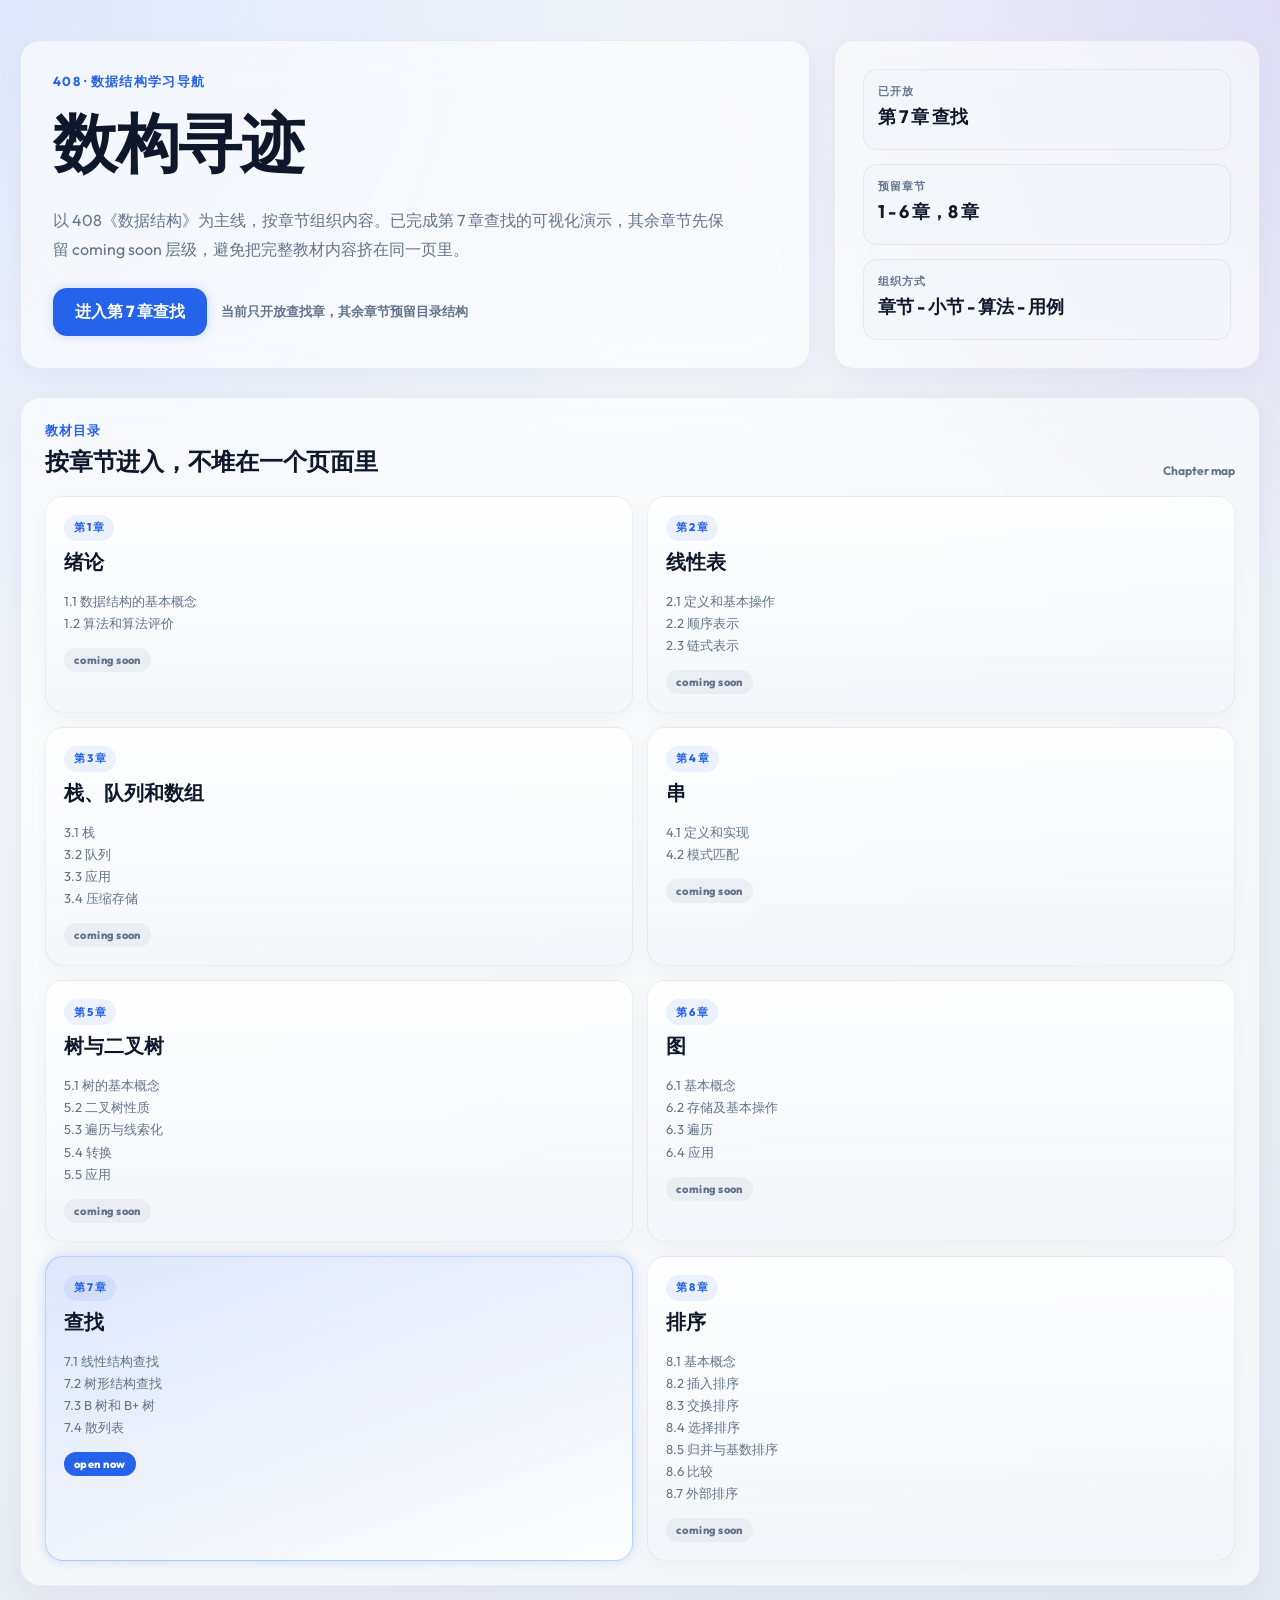
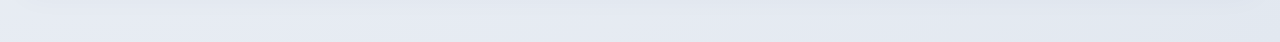
<file: index.html>
<!doctype html>
<html lang="zh-CN">
  <head>
    <meta charset="UTF-8" />
    <meta name="viewport" content="width=device-width, initial-scale=1.0" />
    <title>数构寻迹 · 章节总览</title>
    <link rel="icon" href="./favicon.svg?v=1" type="image/svg+xml" />
    <link rel="stylesheet" href="./css/styles.css?v=8" />
  </head>
  <body class="home-page">
    <main class="home-shell">
      <section class="home-hero">
        <div class="home-hero-copy">
          <p class="eyebrow">408 · 数据结构学习导航</p>
          <h1>数构寻迹</h1>
          <p class="home-lead">
            以 408《数据结构》为主线，按章节组织内容。已完成第 7 章查找的可视化演示，其余章节先保留
            coming soon 层级，避免把完整教材内容挤在同一页里。
          </p>
          <div class="home-actions">
            <a class="home-primary-link" href="./search.html">进入第 7 章查找</a>
            <span class="home-secondary-note">当前只开放查找章，其余章节预留目录结构</span>
          </div>
        </div>
        <aside class="home-summary-card">
          <div>
            <span>已开放</span>
            <strong>第 7 章 查找</strong>
          </div>
          <div>
            <span>预留章节</span>
            <strong>1 - 6 章，8 章</strong>
          </div>
          <div>
            <span>组织方式</span>
            <strong>章节 - 小节 - 算法 - 用例</strong>
          </div>
        </aside>
      </section>

      <section class="home-section">
        <div class="section-heading">
          <div>
            <p>教材目录</p>
            <h2>按章节进入，不堆在一个页面里</h2>
          </div>
          <span>Chapter map</span>
        </div>

        <div class="home-chapter-grid">
          <article class="chapter-tile comingsoon">
            <span class="chapter-tag">第 1 章</span>
            <strong>绪论</strong>
            <p>1.1 数据结构的基本概念<br />1.2 算法和算法评价</p>
            <em>coming soon</em>
          </article>
          <article class="chapter-tile comingsoon">
            <span class="chapter-tag">第 2 章</span>
            <strong>线性表</strong>
            <p>2.1 定义和基本操作<br />2.2 顺序表示<br />2.3 链式表示</p>
            <em>coming soon</em>
          </article>
          <article class="chapter-tile comingsoon">
            <span class="chapter-tag">第 3 章</span>
            <strong>栈、队列和数组</strong>
            <p>3.1 栈<br />3.2 队列<br />3.3 应用<br />3.4 压缩存储</p>
            <em>coming soon</em>
          </article>
          <article class="chapter-tile comingsoon">
            <span class="chapter-tag">第 4 章</span>
            <strong>串</strong>
            <p>4.1 定义和实现<br />4.2 模式匹配</p>
            <em>coming soon</em>
          </article>
          <article class="chapter-tile comingsoon">
            <span class="chapter-tag">第 5 章</span>
            <strong>树与二叉树</strong>
            <p>5.1 树的基本概念<br />5.2 二叉树性质<br />5.3 遍历与线索化<br />5.4 转换<br />5.5 应用</p>
            <em>coming soon</em>
          </article>
          <article class="chapter-tile comingsoon">
            <span class="chapter-tag">第 6 章</span>
            <strong>图</strong>
            <p>6.1 基本概念<br />6.2 存储及基本操作<br />6.3 遍历<br />6.4 应用</p>
            <em>coming soon</em>
          </article>
          <a class="chapter-tile active" href="./search.html">
            <span class="chapter-tag">第 7 章</span>
            <strong>查找</strong>
            <p>7.1 线性结构查找<br />7.2 树形结构查找<br />7.3 B 树和 B+ 树<br />7.4 散列表</p>
            <em>open now</em>
          </a>
          <article class="chapter-tile comingsoon">
            <span class="chapter-tag">第 8 章</span>
            <strong>排序</strong>
            <p>8.1 基本概念<br />8.2 插入排序<br />8.3 交换排序<br />8.4 选择排序<br />8.5 归并与基数排序<br />8.6 比较<br />8.7 外部排序</p>
            <em>coming soon</em>
          </article>
        </div>
      </section>
    </main>
  </body>
</html>
</file>
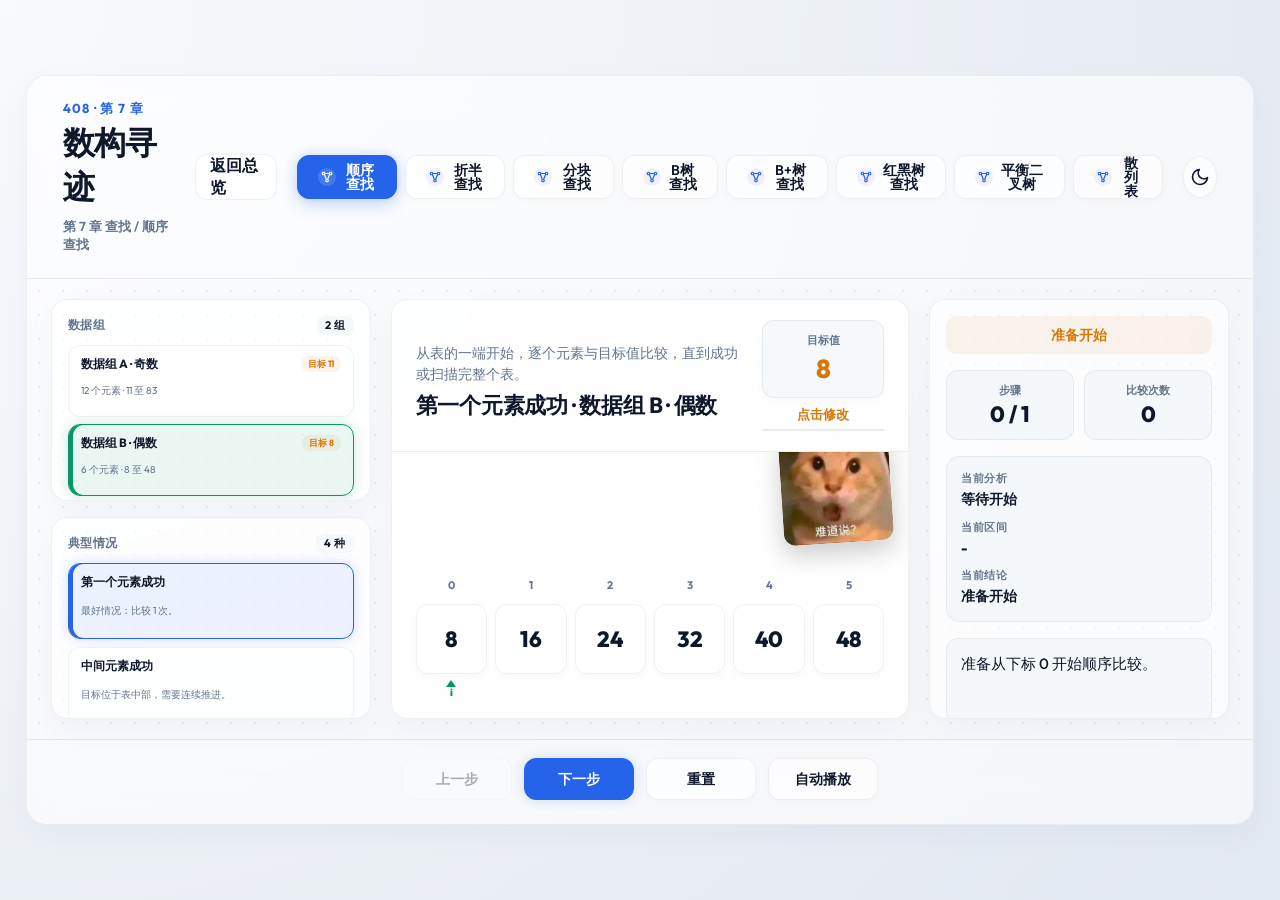
<file: search.html>
<!doctype html>
<html lang="zh-CN">
  <head>
    <meta charset="UTF-8" />
    <meta name="viewport" content="width=device-width, initial-scale=1.0" />
    <title>数构寻迹 · 第 7 章查找</title>
    <link rel="icon" href="./favicon.svg?v=1" type="image/svg+xml" />
    <link rel="stylesheet" href="./css/styles.css?v=8" />
  </head>
  <body>
    <main class="deck-shell">
      <section class="slide" aria-label="查找算法可视化演示">
        <header class="topbar">
          <div>
            <p class="eyebrow">408 · 第 7 章</p>
            <h1>数构寻迹</h1>
            <p id="chapterBreadcrumb" class="chapter-breadcrumb"></p>
          </div>
          <div class="header-actions">
            <a class="home-back-link" href="./index.html">返回总览</a>
            <nav class="algorithm-tabs" id="algorithmTabs" aria-label="选择查找算法"></nav>
            <button type="button" id="themeToggle" class="theme-toggle-btn" aria-label="切换主题" title="切换暗黑模式">
              <svg class="sun-icon" viewBox="0 0 24 24" width="20" height="20" fill="none" stroke="currentColor" stroke-width="2" stroke-linecap="round" stroke-linejoin="round"><circle cx="12" cy="12" r="5"></circle><line x1="12" y1="1" x2="12" y2="3"></line><line x1="12" y1="21" x2="12" y2="23"></line><line x1="4.22" y1="4.22" x2="5.64" y2="5.64"></line><line x1="18.36" y1="18.36" x2="19.78" y2="19.78"></line><line x1="1" y1="12" x2="3" y2="12"></line><line x1="21" y1="12" x2="23" y2="12"></line><line x1="4.22" y1="19.78" x2="5.64" y2="18.36"></line><line x1="18.36" y1="5.64" x2="19.78" y2="4.22"></line></svg>
              <svg class="moon-icon" viewBox="0 0 24 24" width="20" height="20" fill="none" stroke="currentColor" stroke-width="2" stroke-linecap="round" stroke-linejoin="round"><path d="M21 12.79A9 9 0 1 1 11.21 3 7 7 0 0 0 21 12.79z"></path></svg>
            </button>
          </div>
        </header>

        <section class="content-grid">
          <aside class="left-column">
            <section class="catalog-panel">
              <div class="panel-heading">
                <span>数据组</span>
                <strong id="dataSetCount">0</strong>
              </div>
              <div class="dataset-list" id="dataSetList"></div>
            </section>

            <section class="catalog-panel">
              <div class="panel-heading">
                <span>典型情况</span>
                <strong id="caseCount">0</strong>
              </div>
              <div class="case-list" id="caseList"></div>
            </section>
          </aside>

          <section class="visual-panel">
            <div class="visual-head">
              <div>
                <p id="algorithmDescription" class="description"></p>
                <h2 id="caseTitle"></h2>
              </div>
              <div class="target-control-group">
                <div class="target-card">
                  <span id="targetLabel">目标值</span>
                  <strong id="targetValue"></strong>
                </div>
                <label class="target-inline-edit" for="customTargetInput" title="点击修改目标值">
                  <input type="text" id="customTargetInput" placeholder="点击修改" aria-label="自定义目标值" />
                  <span class="target-underline" aria-hidden="true"></span>
                </label>
              </div>
            </div>

            <div class="stage" id="stage">
              <div class="scene-float-layer" id="sceneFloatLayer" aria-hidden="true"></div>
              <div class="index-zone" id="indexZone"></div>
              <div class="array-zone" id="arrayZone"></div>
              <div class="pointer-zone" id="pointerZone"></div>
            </div>
          </section>

          <aside class="explain-panel">
            <div class="status-badge" id="statusBadge">准备开始</div>
            <div class="stats">
              <div>
                <span>步骤</span>
                <strong id="stepProgress">0 / 0</strong>
              </div>
              <div>
                <span>比较次数</span>
                <strong id="compareCount">0</strong>
              </div>
            </div>
            <div class="analysis-card">
              <div class="analysis-row">
                <span>当前分析</span>
                <strong id="currentFocus">等待开始</strong>
              </div>
              <div class="analysis-row">
                <span>当前区间</span>
                <strong id="currentRange">-</strong>
              </div>
              <div class="analysis-row">
                <span>当前结论</span>
                <strong id="currentConclusion">准备开始</strong>
              </div>
            </div>
            <p class="step-text" id="stepText"></p>
            <ol class="history-list" id="historyList"></ol>
          </aside>
        </section>

        <footer class="controls">
          <button type="button" id="prevBtn">上一步</button>
          <button type="button" id="nextBtn" class="primary">下一步</button>
          <button type="button" id="resetBtn">重置</button>
          <button type="button" id="autoBtn">自动播放</button>
        </footer>
      </section>
    </main>

    <script type="module" src="./js/app.js?v=7"></script>
  </body>
</html>
</file>
<file: css/styles.css>
@import url('https://fonts.googleapis.com/css2?family=Outfit:wght@300;400;500;600;700;800&family=Inter:wght@300;400;500;600;700&display=swap');

:root {
  color-scheme: light;
  --ink: #0f172a;
  --muted: #64748b;
  --line: rgba(15, 23, 42, 0.08);
  --panel: rgba(241, 245, 249, 0.6);
  --paper: rgba(255, 255, 255, 0.8);
  
  --blue: #2563eb;
  --blue-soft: rgba(37, 99, 235, 0.08);
  --green: #059669;
  --green-soft: rgba(5, 150, 105, 0.08);
  --red: #dc2626;
  --red-soft: rgba(220, 38, 38, 0.08);
  --amber: #d97706;
  --amber-soft: rgba(217, 119, 6, 0.08);
  --violet: #7c3aed;
  --violet-soft: rgba(124, 58, 237, 0.08);
  
  --bg-gradient: radial-gradient(circle at top left, #f8fafc, #e2e8f0);
  --glass-bg: rgba(255, 255, 255, 0.6);
  --glass-border: rgba(15, 23, 42, 0.06);
  --shadow: 0 10px 30px rgba(31, 38, 135, 0.04);
  
  --glow-blue: 0 0 12px rgba(37, 99, 235, 0.2);
  --glow-green: 0 0 12px rgba(5, 150, 105, 0.2);
  --glow-red: 0 0 12px rgba(220, 38, 38, 0.2);
  --glow-violet: 0 0 12px rgba(124, 58, 237, 0.2);

  font-family: 'Outfit', 'Inter', "PingFang SC", "Microsoft YaHei", sans-serif;
  transition: background-color 0.3s ease;
}

.dark {
  color-scheme: dark;
  --ink: #f8fafc;
  --muted: #94a3b8;
  --line: rgba(255, 255, 255, 0.08);
  --panel: rgba(15, 23, 42, 0.65);
  --paper: rgba(15, 23, 42, 0.7);
  
  --blue: #3b82f6;
  --blue-soft: rgba(59, 130, 246, 0.15);
  --green: #10b981;
  --green-soft: rgba(16, 185, 129, 0.15);
  --red: #ef4444;
  --red-soft: rgba(239, 68, 68, 0.15);
  --amber: #f59e0b;
  --amber-soft: rgba(245, 158, 11, 0.15);
  --violet: #8b5cf6;
  --violet-soft: rgba(139, 92, 246, 0.15);
  
  --bg-gradient: radial-gradient(circle at 30% 20%, #1e293b, #0f172a, #020617);
  --glass-bg: rgba(15, 23, 42, 0.55);
  --glass-border: rgba(255, 255, 255, 0.07);
  --shadow: 0 15px 35px rgba(0, 0, 0, 0.4);
  
  --glow-blue: 0 0 18px rgba(59, 130, 246, 0.5);
  --glow-green: 0 0 18px rgba(16, 185, 129, 0.5);
  --glow-red: 0 0 18px rgba(239, 68, 68, 0.5);
  --glow-violet: 0 0 18px rgba(139, 92, 246, 0.5);
}

* {
  box-sizing: border-box;
}

body {
  margin: 0;
  min-height: 100vh;
  background: var(--bg-gradient);
  color: var(--ink);
  display: flex;
  flex-direction: column;
}

body.home-page {
  background:
    radial-gradient(circle at top left, rgba(37, 99, 235, 0.12), transparent 36%),
    radial-gradient(circle at top right, rgba(124, 58, 237, 0.10), transparent 30%),
    var(--bg-gradient);
}

button {
  font: inherit;
  border: none;
  background: none;
  padding: 0;
}

.deck-shell {
  min-height: 100vh;
  display: grid;
  place-items: center;
  padding: 24px;
  width: 100%;
}

.home-shell {
  width: min(1240px, calc(100vw - 40px));
  margin: 0 auto;
  padding: 40px 0 56px;
  display: grid;
  gap: 28px;
}

.home-hero {
  display: grid;
  grid-template-columns: minmax(0, 1.3fr) minmax(300px, 0.7fr);
  gap: 24px;
  align-items: stretch;
}

.home-hero-copy,
.home-summary-card,
.home-section {
  border: 1px solid var(--glass-border);
  background: var(--glass-bg);
  border-radius: 20px;
  box-shadow: var(--shadow);
  backdrop-filter: blur(20px);
  -webkit-backdrop-filter: blur(20px);
}

.home-hero-copy {
  padding: 32px;
}

.home-hero-copy h1 {
  margin-top: 10px;
  font-size: clamp(40px, 5vw, 64px);
}

.home-lead {
  margin: 18px 0 0;
  max-width: 62ch;
  color: var(--muted);
  font-size: 16px;
  line-height: 1.8;
}

.home-actions {
  margin-top: 24px;
  display: flex;
  flex-wrap: wrap;
  align-items: center;
  gap: 14px;
}

.home-primary-link {
  display: inline-flex;
  align-items: center;
  justify-content: center;
  min-height: 48px;
  padding: 0 22px;
  border-radius: 14px;
  background: var(--blue);
  color: #fff;
  text-decoration: none;
  font-weight: 800;
  box-shadow: var(--glow-blue);
}

.home-secondary-note {
  color: var(--muted);
  font-size: 13px;
  font-weight: 600;
}

.home-summary-card {
  padding: 28px;
  display: grid;
  gap: 14px;
}

.home-summary-card div {
  padding: 14px;
  border-radius: 14px;
  background: var(--panel);
  border: 1px solid var(--glass-border);
}

.home-summary-card span {
  display: block;
  color: var(--muted);
  font-size: 11px;
  font-weight: 700;
  text-transform: uppercase;
  letter-spacing: 0.08em;
}

.home-summary-card strong {
  display: block;
  margin-top: 6px;
  font-size: 18px;
}

.home-section {
  padding: 24px;
}

.section-heading {
  display: flex;
  align-items: end;
  justify-content: space-between;
  gap: 16px;
  margin-bottom: 18px;
}

.section-heading p {
  margin: 0 0 6px;
  color: var(--blue);
  font-size: 13px;
  font-weight: 800;
  letter-spacing: 0.08em;
  text-transform: uppercase;
}

.section-heading h2 {
  margin: 0;
  font-size: 24px;
}

.section-heading span {
  color: var(--muted);
  font-size: 12px;
  font-weight: 700;
}

.home-chapter-grid {
  display: grid;
  grid-template-columns: repeat(2, minmax(0, 1fr));
  gap: 14px;
}

.chapter-tile {
  display: block;
  min-height: 170px;
  padding: 18px;
  border-radius: 18px;
  border: 1px solid var(--glass-border);
  background: linear-gradient(180deg, var(--paper), var(--panel));
  color: inherit;
  text-decoration: none;
  box-shadow: 0 8px 20px rgba(0, 0, 0, 0.03);
}

.chapter-tile strong {
  display: block;
  margin-top: 8px;
  font-size: 20px;
}

.chapter-tile p {
  margin: 14px 0 0;
  color: var(--muted);
  font-size: 13px;
  line-height: 1.7;
}

.chapter-tile em {
  display: inline-flex;
  margin-top: 14px;
  padding: 5px 10px;
  border-radius: 999px;
  font-style: normal;
  font-size: 11px;
  font-weight: 800;
  letter-spacing: 0.04em;
}

.chapter-tile .chapter-tag {
  display: inline-flex;
  align-items: center;
  min-height: 26px;
  padding: 0 10px;
  border-radius: 999px;
  background: var(--blue-soft);
  color: var(--blue);
  font-size: 11px;
  font-weight: 800;
}

.chapter-tile.comingsoon em {
  background: rgba(100, 116, 139, 0.08);
  color: var(--muted);
}

.chapter-tile.active {
  background: linear-gradient(160deg, rgba(37, 99, 235, 0.12), var(--paper));
  border-color: rgba(37, 99, 235, 0.24);
  box-shadow: var(--glow-blue);
}

.chapter-tile.active em {
  background: var(--blue);
  color: #fff;
}

.home-back-link {
  display: inline-flex;
  align-items: center;
  min-height: 42px;
  padding: 0 14px;
  border-radius: 12px;
  border: 1px solid var(--glass-border);
  background: var(--glass-bg);
  color: var(--ink);
  text-decoration: none;
  font-weight: 700;
}

.slide {
  width: min(96vw, 1520px);
  aspect-ratio: 16 / 9;
  min-height: 750px;
  background: var(--glass-bg);
  border: 1px solid var(--glass-border);
  backdrop-filter: blur(20px);
  -webkit-backdrop-filter: blur(20px);
  border-radius: 20px;
  box-shadow: var(--shadow);
  display: grid;
  grid-template-rows: auto 1fr auto;
  overflow: hidden;
  transition: all 0.3s cubic-bezier(0.4, 0, 0.2, 1);
}

/* 顶部栏 */
.topbar {
  display: flex;
  align-items: center;
  justify-content: space-between;
  gap: 24px;
  padding: 24px 36px;
  border-bottom: 1px solid var(--line);
  background: rgba(255, 255, 255, 0.02);
}

.eyebrow {
  margin: 0 0 4px;
  color: var(--blue);
  font-size: 13px;
  font-weight: 700;
  text-transform: uppercase;
  letter-spacing: 0.1em;
}

h1 {
  margin: 0;
  font-size: 32px;
  font-weight: 800;
  letter-spacing: -0.02em;
  background: linear-gradient(135deg, var(--ink) 60%, var(--blue));
  -webkit-background-clip: text;
  -webkit-text-fill-color: transparent;
}

.header-actions {
  display: flex;
  align-items: center;
  gap: 20px;
}

.algorithm-tabs {
  display: flex;
  gap: 8px;
}

.algorithm-tabs button,
.controls button,
.case-button {
  border: 1px solid var(--glass-border);
  background: var(--glass-bg);
  color: var(--ink);
  border-radius: 12px;
  cursor: pointer;
  font-weight: 600;
  transition: all 0.2s cubic-bezier(0.4, 0, 0.2, 1);
  box-shadow: 0 2px 8px rgba(0, 0, 0, 0.02);
}

.algorithm-tabs button {
  min-height: 42px;
  padding: 0 20px;
  font-size: 14px;
  display: inline-flex;
  align-items: center;
  gap: 8px;
}

.algorithm-tabs button:hover,
.controls button:hover,
.case-button:hover,
.dataset-button:hover {
  transform: translateY(-2px);
  border-color: var(--blue);
  box-shadow: 0 4px 12px rgba(37, 99, 235, 0.08);
}

.algorithm-tabs button.active {
  background: var(--blue);
  border-color: var(--blue);
  color: #fff;
  box-shadow: var(--glow-blue), 0 8px 16px rgba(37, 99, 235, 0.15);
}

.algorithm-tab-logo {
  width: 18px;
  height: 18px;
  display: inline-grid;
  place-items: center;
  border-radius: 999px;
  background: linear-gradient(135deg, var(--blue-soft), var(--violet-soft));
  color: var(--blue);
  flex: 0 0 auto;
}

.algorithm-tabs button.active .algorithm-tab-logo {
  background: rgba(255, 255, 255, 0.14);
  color: #fff;
}

.algorithm-tab-label {
  line-height: 1;
}

/* 主题切换按钮 */
.theme-toggle-btn {
  border: 1px solid var(--glass-border);
  background: var(--glass-bg);
  color: var(--ink);
  width: 42px;
  height: 42px;
  border-radius: 50%;
  display: flex;
  align-items: center;
  justify-content: center;
  cursor: pointer;
  transition: all 0.3s cubic-bezier(0.4, 0, 0.2, 1);
  box-shadow: 0 2px 8px rgba(0, 0, 0, 0.02);
}

.theme-toggle-btn:hover {
  transform: rotate(12deg) scale(1.06);
  border-color: var(--blue);
  box-shadow: var(--glow-blue);
  background: var(--blue-soft);
  color: var(--blue);
}

.theme-toggle-btn .sun-icon {
  display: none;
}

.theme-toggle-btn .moon-icon {
  display: block;
}

.dark .theme-toggle-btn .sun-icon {
  display: block;
}

.dark .theme-toggle-btn .moon-icon {
  display: none;
}

/* 核心布局 */
.content-grid {
  min-height: 0;
  display: grid;
  grid-template-columns: 320px minmax(0, 1fr) 300px;
  gap: 20px;
  padding: 20px 24px;
  background: 
    radial-gradient(circle, var(--line) 1.5px, transparent 1.5px);
  background-size: 24px 24px;
}

.left-column {
  min-height: 0;
  display: grid;
  grid-template-rows: minmax(0, var(--left-top-fr, 1fr)) minmax(0, var(--left-bottom-fr, 1fr));
  gap: 16px;
}

.catalog-panel,
.case-panel,
.visual-panel,
.explain-panel {
  min-height: 0;
  border: 1px solid var(--glass-border);
  background: var(--glass-bg);
  border-radius: 16px;
  box-shadow: var(--shadow);
  transition: all 0.3s ease;
}

.catalog-panel,
.case-panel,
.explain-panel {
  padding: 16px;
  display: flex;
  flex-direction: column;
  overflow-y: auto;
}

.chapter-breadcrumb {
  margin: 8px 0 0;
  color: var(--muted);
  font-size: 13px;
  font-weight: 600;
}

.panel-heading {
  display: flex;
  align-items: center;
  justify-content: space-between;
  margin-bottom: 10px;
  color: var(--muted);
  font-size: 12px;
  font-weight: 700;
  letter-spacing: 0.04em;
  text-transform: uppercase;
}

.panel-heading strong {
  color: var(--ink);
  background: var(--panel);
  padding: 2px 8px;
  border-radius: 6px;
  font-size: 11px;
}

.case-list {
  display: grid;
  gap: 8px;
  min-height: 0;
  align-content: start;
}

.chapter-list {
  display: grid;
  gap: 10px;
  overflow-y: auto;
  padding-right: 4px;
}

.chapter-card {
  border: 1px solid var(--glass-border);
  border-radius: 14px;
  background: var(--panel);
  padding: 12px;
}

.chapter-card.active {
  border-color: var(--blue);
  background: var(--blue-soft);
  box-shadow: var(--glow-blue);
}

.chapter-card.comingsoon {
  opacity: 0.9;
}

.chapter-card-head {
  display: flex;
  align-items: flex-start;
  justify-content: space-between;
  gap: 10px;
  margin-bottom: 10px;
}

.chapter-card-head strong {
  display: block;
  font-size: 13px;
  font-weight: 800;
  line-height: 1.3;
}

.chapter-card-head span {
  display: block;
  margin-top: 2px;
  color: var(--muted);
  font-size: 10px;
  line-height: 1.35;
}

.chapter-card-head em {
  padding: 3px 8px;
  border-radius: 999px;
  background: var(--amber-soft);
  color: var(--amber);
  font-size: 9px;
  font-style: normal;
  font-weight: 800;
  white-space: nowrap;
}

.chapter-card.active .chapter-card-head em {
  background: var(--blue);
  color: #fff;
}

.chapter-section-list {
  display: grid;
  gap: 7px;
}

.chapter-section-item {
  border: 1px solid var(--glass-border);
  border-radius: 12px;
  background: var(--glass-bg);
  padding: 8px 10px;
}

.chapter-section-copy strong {
  display: block;
  font-size: 11px;
  font-weight: 800;
  line-height: 1.35;
}

.chapter-section-copy span {
  display: block;
  margin-top: 2px;
  color: var(--muted);
  font-size: 10px;
}

.chapter-section-tags {
  display: flex;
  flex-wrap: wrap;
  gap: 5px;
  margin-top: 6px;
}

.catalog-algorithm-tag,
.catalog-comingsoon {
  display: inline-flex;
  align-items: center;
  min-height: 22px;
  padding: 0 7px;
  border-radius: 999px;
  font-size: 9px;
  font-weight: 800;
  letter-spacing: 0.02em;
  white-space: nowrap;
}

.catalog-algorithm-tag {
  background: var(--green-soft);
  color: var(--green);
  border: 1px solid rgba(5, 150, 105, 0.16);
}

.catalog-comingsoon {
  background: rgba(100, 116, 139, 0.08);
  color: var(--muted);
  border: 1px solid rgba(100, 116, 139, 0.12);
  text-transform: lowercase;
}

.dataset-list {
  display: grid;
  gap: 7px;
  min-height: 0;
  align-content: start;
}

.case-button {
  width: 100%;
  min-height: 76px;
  padding: 10px 12px;
  line-height: 1.35;
  display: grid;
  grid-template-columns: minmax(0, 1fr) auto;
  grid-template-areas:
    "title badge"
    "summary summary";
  column-gap: 8px;
  row-gap: 4px;
  align-items: start;
  justify-items: start;
}

.dataset-button {
  width: 100%;
  min-height: 72px;
  padding: 10px 12px;
  border: 1px solid var(--glass-border);
  border-radius: 12px;
  background: var(--glass-bg);
  color: var(--ink);
  cursor: pointer;
  box-shadow: 0 2px 6px rgba(0, 0, 0, 0.01);
  transition: all 0.2s cubic-bezier(0.4, 0, 0.2, 1);
  line-height: 1.35;
  display: grid;
  grid-template-columns: minmax(0, 1fr) auto;
  grid-template-areas:
    "title badge"
    "summary summary";
  column-gap: 8px;
  row-gap: 4px;
  align-items: start;
  justify-items: start;
}

.case-panel .panel-heading {
  margin-bottom: 0;
}

.case-button strong {
  grid-area: title;
  margin: 0;
  font-size: 12px;
  font-weight: 700;
}

.dataset-button strong {
  grid-area: title;
  margin: 0;
  font-size: 12px;
  font-weight: 700;
}

.case-button span {
  grid-area: summary;
  color: var(--muted);
  font-size: 10px;
  line-height: 1.35;
  font-weight: 400;
}

.dataset-button span {
  grid-area: summary;
  display: block;
  color: var(--muted);
  font-size: 10px;
  line-height: 1.35;
  white-space: normal;
  overflow-wrap: anywhere;
}

.dataset-button em {
  grid-area: badge;
  display: inline-flex;
  justify-self: end;
  align-self: start;
  margin: 0;
  padding: 2px 7px;
  border-radius: 999px;
  background: var(--amber-soft);
  color: var(--amber);
  font-size: 9px;
  font-style: normal;
  font-weight: 700;
}

.case-button.active {
  border-color: var(--blue);
  background: var(--blue-soft);
  box-shadow: var(--glow-blue), inset 4px 0 0 var(--blue);
}

.dataset-button.active {
  border-color: var(--green);
  background: var(--green-soft);
  box-shadow: var(--glow-green), inset 4px 0 0 var(--green);
}

/* 核心演示区 */
.visual-panel {
  display: grid;
  grid-template-rows: auto 1fr;
  overflow: hidden;
  background: var(--paper);
}

.visual-head {
  display: flex;
  justify-content: space-between;
  align-items: center;
  gap: 16px;
  padding: 20px 24px;
  border-bottom: 1px solid var(--line);
  background: rgba(255, 255, 255, 0.01);
}

.description {
  margin-bottom: 6px;
  color: var(--muted);
  font-size: 14px;
  line-height: 1.5;
}

h2 {
  margin: 0;
  font-size: 22px;
  font-weight: 700;
  letter-spacing: -0.01em;
}

.target-control-group {
  display: flex;
  flex-direction: column;
  align-items: center;
  gap: 8px;
}

.target-card {
  min-width: 122px;
  padding: 12px 14px 12px;
  display: flex;
  flex-direction: column;
  align-items: center;
  justify-content: center;
  border: 1px solid var(--glass-border);
  border-radius: 12px;
  background: var(--panel);
  box-shadow: 0 4px 12px rgba(0,0,0,0.02);
}

.target-card span {
  color: var(--muted);
  font-size: 11px;
  font-weight: 700;
  text-transform: uppercase;
  margin-bottom: 4px;
}

.target-card strong {
  font-size: 26px;
  font-weight: 800;
  color: var(--amber);
  text-shadow: var(--glow-amber);
}

.target-inline-edit {
  width: 122px;
  display: flex;
  flex-direction: column;
  align-items: center;
  gap: 4px;
  cursor: text;
}

.target-inline-edit input {
  width: 100%;
  border: none;
  outline: none;
  background: transparent;
  color: var(--ink);
  text-align: center;
  font: inherit;
  font-size: 13px;
  font-weight: 700;
  padding: 0 0 3px;
}

.target-inline-edit input::placeholder {
  color: var(--amber);
  font-weight: 600;
}

.target-underline {
  width: 100%;
  height: 1.5px;
  border-radius: 999px;
  background: var(--line);
  transition: transform 0.2s ease, background 0.2s ease;
}

.target-inline-edit:focus-within .target-underline {
  transform: scaleX(1.05);
  background: var(--blue);
  box-shadow: var(--glow-blue);
}

.target-inline-edit:hover .target-underline {
  background: var(--amber);
}

.stage {
  position: relative;
  min-height: 0;
  padding: 24px;
  display: grid;
  grid-template-rows: minmax(86px, auto) 1fr 76px;
  align-items: center;
  gap: 16px;
}

.scene-float-layer {
  position: absolute;
  inset: 0;
  pointer-events: none;
  overflow: hidden;
  z-index: 1;
}

.scene-mark {
  position: absolute;
  margin: 0;
  padding: 0;
  border-radius: 12px;
  background: transparent;
  border: none;
  box-shadow: none;
  backdrop-filter: none;
  -webkit-backdrop-filter: none;
  animation: floatScene 0.45s ease-out both;
  transform: translate(-50%, -50%) rotate(var(--scene-rotate, 0deg));
}

.scene-mark img {
  display: block;
  width: 100%;
  max-width: 100%;
  border-radius: 12px;
  object-fit: cover;
  box-shadow: 0 10px 25px rgba(0, 0, 0, 0.2);
}

.scene-mark figcaption {
  display: none;
}

.scene-mark {
  z-index: 1;
}

.index-zone,
.array-zone,
.pointer-zone {
  position: relative;
  z-index: 2;
}

@keyframes floatScene {
  from {
    opacity: 0;
    transform: translate(-50%, -50%) scale(0.85) rotate(var(--scene-rotate, 0deg));
  }
  to {
    opacity: 1;
    transform: translate(-50%, -50%) scale(1) rotate(var(--scene-rotate, 0deg));
  }
}

.index-zone,
.array-zone,
.pointer-zone {
  min-width: 0;
}

.index-zone {
  align-self: end;
}

.index-row {
  display: flex;
  gap: 12px;
  justify-content: center;
  flex-wrap: wrap;
}

.index-block {
  width: 130px;
  min-height: 68px;
  border: 1.5px solid var(--glass-border);
  border-radius: 12px;
  background: var(--glass-bg);
  display: flex;
  flex-direction: column;
  justify-content: center;
  align-items: center;
  text-align: center;
  box-shadow: 0 4px 10px rgba(0,0,0,0.02);
  transition: all 0.3s cubic-bezier(0.4, 0, 0.2, 1);
}

.index-block strong {
  display: block;
  font-size: 18px;
  font-weight: 800;
  color: var(--violet);
}

.index-block span {
  color: var(--muted);
  font-size: 11px;
  margin-top: 2px;
}

.index-block.active {
  transform: translateY(-4px);
  border-color: var(--violet);
  background: var(--violet-soft);
  box-shadow: var(--glow-violet), 0 8px 20px rgba(124, 58, 237, 0.15);
}

.index-block.rejected {
  opacity: 0.3;
  transform: scale(0.95);
}

.array-row {
  display: grid;
  grid-template-columns: repeat(var(--item-count), minmax(40px, 1fr));
  gap: 8px;
  align-items: end;
  position: relative;
}

.array-cell-wrap {
  grid-row: 1;
  display: grid;
  grid-template-rows: 20px minmax(70px, auto) 48px;
  gap: 6px;
  justify-items: center;
  min-width: 0;
  position: relative;
  z-index: 1;
}

.selected-block-band {
  grid-row: 1;
  align-self: stretch;
  margin: 22px -6px 42px;
  border: 1.5px dashed var(--violet);
  border-radius: 14px;
  background: var(--violet-soft);
  box-shadow: 0 10px 25px rgba(124, 58, 237, 0.06);
  pointer-events: none;
  z-index: 0;
  animation: selectedBlockGlow 0.3s cubic-bezier(0.4, 0, 0.2, 1);
}

.cell-label {
  min-height: 18px;
  color: var(--muted);
  font-size: 11px;
  font-weight: 700;
}

.array-cell {
  width: 100%;
  min-height: 70px;
  display: grid;
  place-items: center;
  border: 1.5px solid var(--glass-border);
  border-radius: 12px;
  background: var(--glass-bg);
  font-size: 22px;
  font-weight: 800;
  color: var(--ink);
  box-shadow: 0 4px 8px rgba(0, 0, 0, 0.02);
  transition: all 0.3s cubic-bezier(0.4, 0, 0.2, 1);
}

.array-cell.active {
  transform: translateY(-6px) scale(1.05);
  border-color: var(--blue);
  background: var(--blue-soft);
  color: var(--blue);
  box-shadow: var(--glow-blue), 0 12px 24px rgba(37, 99, 235, 0.15);
}

.array-cell.found {
  transform: scale(1.05);
  border-color: var(--green);
  background: var(--green-soft);
  color: var(--green);
  box-shadow: var(--glow-green), 0 12px 24px rgba(5, 150, 105, 0.15);
}

.array-cell.miss {
  border-color: var(--red);
  background: var(--red-soft);
  color: var(--red);
  box-shadow: var(--glow-red);
}

.array-cell.in-range {
  border-color: var(--blue);
  background: var(--blue-soft);
  opacity: 0.95;
}

.array-cell.out-range {
  opacity: 0.3;
  transform: scale(0.96);
}

.array-cell.in-block {
  border-color: var(--violet);
  background: var(--violet-soft);
}

.cell-markers {
  min-height: 48px;
  display: flex;
  flex-direction: column;
  align-items: center;
  justify-content: flex-start;
  gap: 2px;
  width: 100%;
}

.cell-marker {
  display: inline-flex;
  flex-direction: column;
  align-items: center;
  gap: 1px;
  font-size: 10px;
  font-weight: 900;
  line-height: 1;
  animation: pointerDrop 0.25s cubic-bezier(0.2, 0.8, 0.2, 1);
  contain: layout;
}

.cell-marker::before {
  content: "";
  width: 0;
  height: 0;
  border-left: 5px solid transparent;
  border-right: 5px solid transparent;
  border-bottom: 7px solid currentColor;
}

.cell-marker.pointer-low {
  color: var(--blue);
}

.cell-marker.pointer-mid {
  color: var(--violet);
}

.cell-marker.pointer-high {
  color: var(--red);
}

.cell-marker.pointer-scan {
  color: var(--green);
}

/* 霓虹发光指针 */
.dark .cell-marker.pointer-low {
  filter: drop-shadow(0 0 5px var(--blue));
}
.dark .cell-marker.pointer-mid {
  filter: drop-shadow(0 0 5px var(--violet));
}
.dark .cell-marker.pointer-high {
  filter: drop-shadow(0 0 5px var(--red));
}
.dark .cell-marker.pointer-scan {
  filter: drop-shadow(0 0 5px var(--green));
}

.cell-marker.trail {
  animation: trailFade 0.8s ease forwards;
  filter: none !important;
  opacity: 0.3;
}

.cell-marker.trail::before {
  border-left-width: 4px;
  border-right-width: 4px;
  border-bottom-width: 6px;
}

.cell-marker.trail-2 {
  opacity: 0.15;
  transform: scale(0.85);
}

.pointer-zone {
  display: flex;
  align-items: center;
  justify-content: center;
  gap: 12px;
  flex-wrap: wrap;
}

.pointer {
  min-width: 80px;
  padding: 8px 12px;
  border-radius: 10px;
  background: var(--panel);
  border: 1px solid var(--glass-border);
  color: var(--ink);
  text-align: center;
  font-weight: 700;
  font-size: 13px;
  box-shadow: 0 2px 6px rgba(0,0,0,0.01);
  transition: all 0.2s ease;
}

.pointer.pointer-low {
  background: var(--blue-soft);
  border-color: var(--blue);
  color: var(--blue);
  box-shadow: var(--glow-blue);
}

.pointer.pointer-mid {
  background: var(--violet-soft);
  border-color: var(--violet);
  color: var(--violet);
  box-shadow: var(--glow-violet);
}

.pointer.pointer-high {
  background: var(--red-soft);
  border-color: var(--red);
  color: var(--red);
  box-shadow: var(--glow-red);
}

.pointer.pointer-scan {
  background: var(--green-soft);
  border-color: var(--green);
  color: var(--green);
  box-shadow: var(--glow-green);
}

.pointer small {
  display: block;
  margin-top: 2px;
  color: var(--muted);
  font-size: 10px;
  font-weight: 600;
}

/* 解释分析面板 */
.explain-panel {
  display: grid;
  grid-template-rows: auto auto auto auto 1fr;
  gap: 16px;
}

.status-badge {
  min-height: 38px;
  display: grid;
  place-items: center;
  border-radius: 10px;
  background: var(--amber-soft);
  color: var(--amber);
  font-weight: 800;
  font-size: 14px;
  box-shadow: var(--glow-amber);
}

.status-badge.success {
  background: var(--green-soft);
  color: var(--green);
  box-shadow: var(--glow-green);
}

.status-badge.failure {
  background: var(--red-soft);
  color: var(--red);
  box-shadow: var(--glow-red);
}

.stats {
  display: grid;
  grid-template-columns: repeat(2, 1fr);
  gap: 10px;
}

.stats div {
  min-height: 70px;
  display: flex;
  flex-direction: column;
  align-items: center;
  justify-content: center;
  border: 1px solid var(--glass-border);
  border-radius: 12px;
  background: var(--panel);
}

.stats span {
  color: var(--muted);
  font-size: 11px;
  font-weight: 600;
  margin-bottom: 2px;
  text-transform: uppercase;
}

.stats strong {
  font-size: 22px;
  font-weight: 800;
}

.analysis-card {
  display: grid;
  gap: 10px;
  padding: 14px;
  border-radius: 14px;
  background: var(--panel);
  border: 1px solid var(--glass-border);
}

.analysis-row {
  display: flex;
  flex-direction: column;
  gap: 4px;
}

.analysis-row span {
  color: var(--muted);
  font-size: 11px;
  font-weight: 700;
  text-transform: uppercase;
  letter-spacing: 0.05em;
}

.analysis-row strong {
  font-size: 14px;
  font-weight: 800;
  line-height: 1.4;
}

.step-text {
  min-height: 86px;
  margin: 0;
  padding: 14px;
  border-radius: 12px;
  background: var(--panel);
  color: var(--ink);
  font-size: 15px;
  line-height: 1.5;
  font-weight: 500;
  border: 1px solid var(--glass-border);
}

.history-list {
  margin: 0;
  padding-left: 20px;
  overflow-y: auto;
  color: var(--muted);
  font-size: 12px;
  line-height: 1.6;
}

.history-list li {
  margin-bottom: 6px;
}

/* 控制底栏 */
.controls {
  display: flex;
  justify-content: center;
  gap: 12px;
  padding: 18px 36px 24px;
  border-top: 1px solid var(--line);
  background: rgba(255, 255, 255, 0.01);
}

.controls button {
  min-width: 110px;
  min-height: 42px;
  padding: 0 20px;
  font-size: 14px;
}

.controls button.primary {
  background: var(--blue);
  border-color: var(--blue);
  color: #fff;
  box-shadow: var(--glow-blue);
}

.controls button.primary:hover {
  background: #1d4ed8;
  box-shadow: 0 6px 16px rgba(37, 99, 235, 0.25);
}

.controls button:disabled {
  cursor: not-allowed;
  opacity: 0.35;
  transform: none !important;
  box-shadow: none !important;
}

/* 动效 */
@keyframes pointerDrop {
  from {
    opacity: 0;
    transform: translateY(-8px) scale(0.9);
  }
  to {
    opacity: 1;
    transform: translateY(0) scale(1);
  }
}

@keyframes trailFade {
  from {
    opacity: 0.4;
  }
  to {
    opacity: 0.12;
  }
}

@keyframes selectedBlockGlow {
  from {
    opacity: 0;
    transform: scaleX(0.97);
  }
  to {
    opacity: 1;
    transform: scaleX(1);
  }
}

::view-transition-group(pointer-low),
::view-transition-group(pointer-mid),
::view-transition-group(pointer-high),
::view-transition-group(pointer-scan) {
  animation-duration: 380ms;
  animation-timing-function: cubic-bezier(0.2, 0.8, 0.2, 1);
}

/* 响应式适配 */
@media (max-width: 1200px) {
  .home-hero,
  .home-chapter-grid,
  .content-grid {
    grid-template-columns: 1fr;
  }

  .home-shell {
    width: min(1240px, calc(100vw - 24px));
    padding: 12px 0 28px;
  }

  .home-hero-copy,
  .home-summary-card,
  .home-section {
    border-radius: 16px;
  }

  .deck-shell {
    place-items: start;
    padding: 12px;
  }

  .slide {
    width: 100%;
    min-height: 100vh;
    aspect-ratio: auto;
    border-radius: 0;
    border: none;
  }

  .content-grid {
    grid-template-columns: 220px minmax(0, 1fr);
    padding: 14px;
  }

  .left-column {
    grid-template-rows: auto auto;
  }

  .explain-panel {
    grid-column: 1 / -1;
    grid-template-columns: 180px 180px 1fr;
    grid-template-rows: auto auto;
    max-height: 300px;
  }

  .history-list {
    grid-column: 1 / -1;
    max-height: 80px;
  }

  .header-actions {
    flex-wrap: wrap;
    justify-content: flex-end;
  }

  .visual-head,
  .topbar {
    align-items: flex-start;
    flex-direction: column;
  }

  .target-control-group {
    width: 100%;
    justify-content: space-between;
    flex-wrap: wrap;
  }
}

@media (max-width: 900px) {
  .home-shell {
    width: min(1240px, calc(100vw - 16px));
    padding: 8px 0 20px;
    gap: 18px;
  }

  .home-hero-copy,
  .home-summary-card,
  .home-section,
  .slide {
    border-radius: 14px;
  }

  .home-hero-copy {
    padding: 24px;
  }

  .home-summary-card,
  .home-section {
    padding: 18px;
  }

  .topbar,
  .visual-head {
    padding: 18px;
  }

  .content-grid {
    padding: 12px;
    gap: 12px;
  }

  .stage {
    padding: 16px;
  }

  .left-column {
    gap: 12px;
    grid-template-rows: minmax(0, 1fr) minmax(0, 1fr);
  }

  .case-panel,
  .explain-panel,
  .catalog-panel {
    padding: 16px;
  }

  .target-control-group {
    width: 100%;
    flex-wrap: wrap;
    align-items: flex-start;
  }

  .target-inline-edit {
    width: 100%;
  }

  .target-card {
    width: 100%;
    flex: 0 0 auto;
  }

  .controls {
    padding: 14px;
    gap: 8px;
  }

  .controls button {
    flex: 1 1 120px;
  }
}

/* B-Tree & B+ Tree 专属样式 */
.tree-container {
  display: flex;
  flex-direction: column;
  align-items: center;
  gap: 48px;
  position: relative;
  width: 100%;
  padding: 10px 0;
}

.tree-connections-svg {
  position: absolute;
  top: 0;
  left: 0;
  width: 100%;
  height: 100%;
  pointer-events: none;
  z-index: 0;
}

.tree-level {
  display: flex;
  justify-content: center;
  width: 100%;
  z-index: 1;
}

.tree-level.level-0 {
  gap: 0px;
}

.tree-level.level-1 {
  gap: 200px;
}

.tree-level.level-2 {
  gap: 16px;
}

.tree-node {
  border: 1.5px solid var(--glass-border);
  background: var(--glass-bg);
  border-radius: 12px;
  overflow: hidden;
  box-shadow: var(--shadow);
  transition: all 0.3s cubic-bezier(0.4, 0, 0.2, 1);
  display: flex;
  flex-shrink: 0;
  max-width: 100%;
}

.tree-node.active {
  transform: translateY(-4px) scale(1.05);
  border-color: var(--blue);
  box-shadow: var(--glow-blue), 0 8px 24px rgba(37, 99, 235, 0.15);
}

.tree-node.in-path {
  border-color: var(--blue-soft);
  background: var(--blue-soft);
}

.tree-node.found {
  border-color: var(--green);
  box-shadow: var(--glow-green), 0 8px 24px rgba(16, 185, 129, 0.15);
}

.node-keys {
  display: flex;
  width: 100%;
}

.node-key-cell {
  padding: 8px 12px;
  font-size: 16px;
  font-weight: 700;
  border-right: 1.5px solid var(--line);
  color: var(--ink);
  min-width: 32px;
  text-align: center;
  transition: all 0.25s ease;
  flex: 1 1 auto;
}

.node-key-cell:last-child {
  border-right: none;
}

.node-key-cell.comparing {
  background: var(--blue-soft);
  color: var(--blue);
  transform: scale(1.04);
  box-shadow: inset 0 0 8px rgba(37, 99, 235, 0.08);
}

.node-key-cell.matched {
  background: var(--green-soft);
  color: var(--green);
}

.node-key-cell.rejected {
  background: var(--red-soft);
  color: var(--red);
  opacity: 0.6;
}

/* SVG 连接线动效 */
.connection-line {
  transition: stroke 0.3s ease, stroke-width 0.3s ease;
}

.connection-line.active {
  stroke-dasharray: 400;
  stroke-dashoffset: 400;
  animation: drawTreeLine 0.5s cubic-bezier(0.4, 0, 0.2, 1) forwards;
}

.leaf-connection {
  stroke-dasharray: 6 4;
}

@keyframes drawTreeLine {
  to {
    stroke-dashoffset: 0;
  }
}

/* 红黑树 专属样式 */
.rb-node {
  width: 58px;
  height: 58px;
  border-radius: 50%;
  display: flex;
  align-items: center;
  justify-content: center;
  font-size: 18px;
  font-weight: 800;
  border: 2px solid transparent;
  transition: all 0.35s cubic-bezier(0.4, 0, 0.2, 1);
  box-shadow: var(--shadow);
  user-select: none;
  z-index: 1;
}

.rb-node.red {
  background: radial-gradient(circle at 35% 35%, #ef4444 0%, #991b1b 100%);
  border-color: rgba(248, 113, 113, 0.4);
  color: #ffffff;
  box-shadow: 0 4px 14px rgba(239, 68, 68, 0.25);
  text-shadow: 0 1px 2px rgba(0, 0, 0, 0.3);
}

.rb-node.black {
  background: radial-gradient(circle at 35% 35%, #4b5563 0%, #111827 100%);
  border-color: rgba(156, 163, 175, 0.3);
  color: #e5e7eb;
  box-shadow: 0 4px 14px rgba(17, 24, 39, 0.4);
  text-shadow: 0 1px 2px rgba(0, 0, 0, 0.5);
}

/* 暗黑模式适配红黑树节点 */
.dark .rb-node.black {
  background: radial-gradient(circle at 35% 35%, #374151 0%, #030712 100%);
  border-color: rgba(75, 85, 99, 0.4);
  box-shadow: 0 4px 16px rgba(0, 0, 0, 0.6);
}

.dark .rb-node.red {
  background: radial-gradient(circle at 35% 35%, #f87171 0%, #7f1d1d 100%);
  border-color: rgba(239, 68, 68, 0.5);
  box-shadow: 0 4px 20px rgba(239, 68, 68, 0.35), var(--glow-red);
}

.rb-node.active {
  transform: translateY(-5px) scale(1.16);
  border-color: var(--blue);
  box-shadow: var(--glow-blue), 0 10px 24px rgba(37, 99, 235, 0.35);
  z-index: 5;
}

.rb-node.in-path {
  border-color: var(--blue-soft);
  box-shadow: 0 0 12px var(--blue-soft);
}

.rb-node.found {
  border-color: var(--green);
  box-shadow: var(--glow-green), 0 10px 24px rgba(16, 185, 129, 0.4);
  transform: translateY(-5px) scale(1.16);
  z-index: 5;
}

.rb-node-val {
  pointer-events: none;
}

/* AVL 专属样式 */
.avl-node {
  flex-direction: column;
  gap: 4px;
  width: 78px;
  height: 78px;
  padding: 8px 6px;
  border-radius: 16px;
  background: linear-gradient(180deg, rgba(79, 70, 229, 0.12), rgba(79, 70, 229, 0.04));
}

.avl-node-key {
  font-size: 20px;
  font-weight: 900;
  color: var(--ink);
  line-height: 1;
}

.avl-node-bf {
  display: inline-flex;
  align-items: center;
  justify-content: center;
  min-width: 40px;
  padding: 2px 8px;
  border-radius: 999px;
  background: var(--violet-soft);
  color: var(--violet);
  font-size: 11px;
  font-weight: 800;
  line-height: 1;
}

.avl-node.active {
  border-color: var(--violet);
  box-shadow: var(--glow-violet), 0 10px 24px rgba(124, 58, 237, 0.18);
}

.avl-node.in-path {
  border-color: var(--violet-soft);
  background: var(--violet-soft);
}

.avl-node.found {
  border-color: var(--green);
  box-shadow: var(--glow-green), 0 10px 24px rgba(16, 185, 129, 0.18);
}

/* 散列表 专属样式 */
.hash-summary {
  display: flex;
  flex-wrap: wrap;
  gap: 10px;
  justify-content: center;
}

.hash-chip {
  display: inline-flex;
  align-items: center;
  min-height: 32px;
  padding: 0 12px;
  border-radius: 999px;
  border: 1px solid var(--glass-border);
  background: var(--panel);
  color: var(--ink);
  font-size: 12px;
  font-weight: 800;
}

.hash-table {
  display: grid;
  gap: 12px;
}

.hash-row {
  display: grid;
  grid-template-columns: 80px minmax(0, 1fr);
  gap: 12px;
  align-items: center;
  padding: 10px;
  border-radius: 16px;
  border: 1px solid var(--glass-border);
  background: var(--glass-bg);
  transition: all 0.25s ease;
}

.hash-row.active {
  border-color: var(--amber);
  background: var(--amber-soft);
  box-shadow: var(--glow-amber);
}

.hash-index {
  min-height: 62px;
  display: flex;
  flex-direction: column;
  align-items: center;
  justify-content: center;
  border-radius: 12px;
  background: var(--panel);
  border: 1px solid var(--glass-border);
}

.hash-index strong {
  font-size: 20px;
  font-weight: 900;
  color: var(--ink);
  line-height: 1;
}

.hash-index span {
  margin-top: 3px;
  color: var(--muted);
  font-size: 11px;
  font-weight: 700;
}

.hash-chain {
  min-height: 62px;
  display: flex;
  align-items: center;
  gap: 10px;
  flex-wrap: wrap;
}

.hash-chain-item {
  display: inline-flex;
  align-items: center;
  gap: 10px;
}

.hash-node {
  min-width: 58px;
  min-height: 40px;
  padding: 0 14px;
  border-radius: 999px;
  border: 1.5px solid var(--glass-border);
  background: var(--panel);
  color: var(--ink);
  display: inline-flex;
  align-items: center;
  justify-content: center;
  font-weight: 900;
  font-size: 16px;
  box-shadow: 0 4px 10px rgba(0,0,0,0.03);
  transition: all 0.25s ease;
}

.hash-node.active {
  border-color: var(--blue);
  background: var(--blue-soft);
  color: var(--blue);
  box-shadow: var(--glow-blue);
  transform: translateY(-3px);
}

.hash-node.found {
  border-color: var(--green);
  background: var(--green-soft);
  color: var(--green);
  box-shadow: var(--glow-green);
}

.hash-node.inserted {
  border-color: var(--violet);
  background: var(--violet-soft);
  color: var(--violet);
}

.hash-node.removed {
  opacity: 0.45;
  text-decoration: line-through;
}

.hash-arrow {
  color: var(--muted);
  font-size: 18px;
  font-weight: 900;
}

.hash-empty {
  min-width: 90px;
  min-height: 40px;
  display: inline-flex;
  align-items: center;
  justify-content: center;
  border: 1px dashed var(--glass-border);
  border-radius: 999px;
  color: var(--muted);
  font-size: 12px;
  font-weight: 700;
}

.hash-status-card {
  width: min(520px, 100%);
  padding: 12px 16px;
  border-radius: 14px;
  border: 1px solid var(--glass-border);
  background: var(--panel);
  display: flex;
  flex-direction: column;
  gap: 4px;
}

.hash-status-card span {
  color: var(--muted);
  font-size: 11px;
  font-weight: 800;
  letter-spacing: 0.06em;
  text-transform: uppercase;
}

.hash-status-card strong {
  color: var(--ink);
  font-size: 14px;
  font-weight: 900;
}

.hash-status-card small {
  color: var(--muted);
  font-size: 12px;
  line-height: 1.45;
}
</file>
